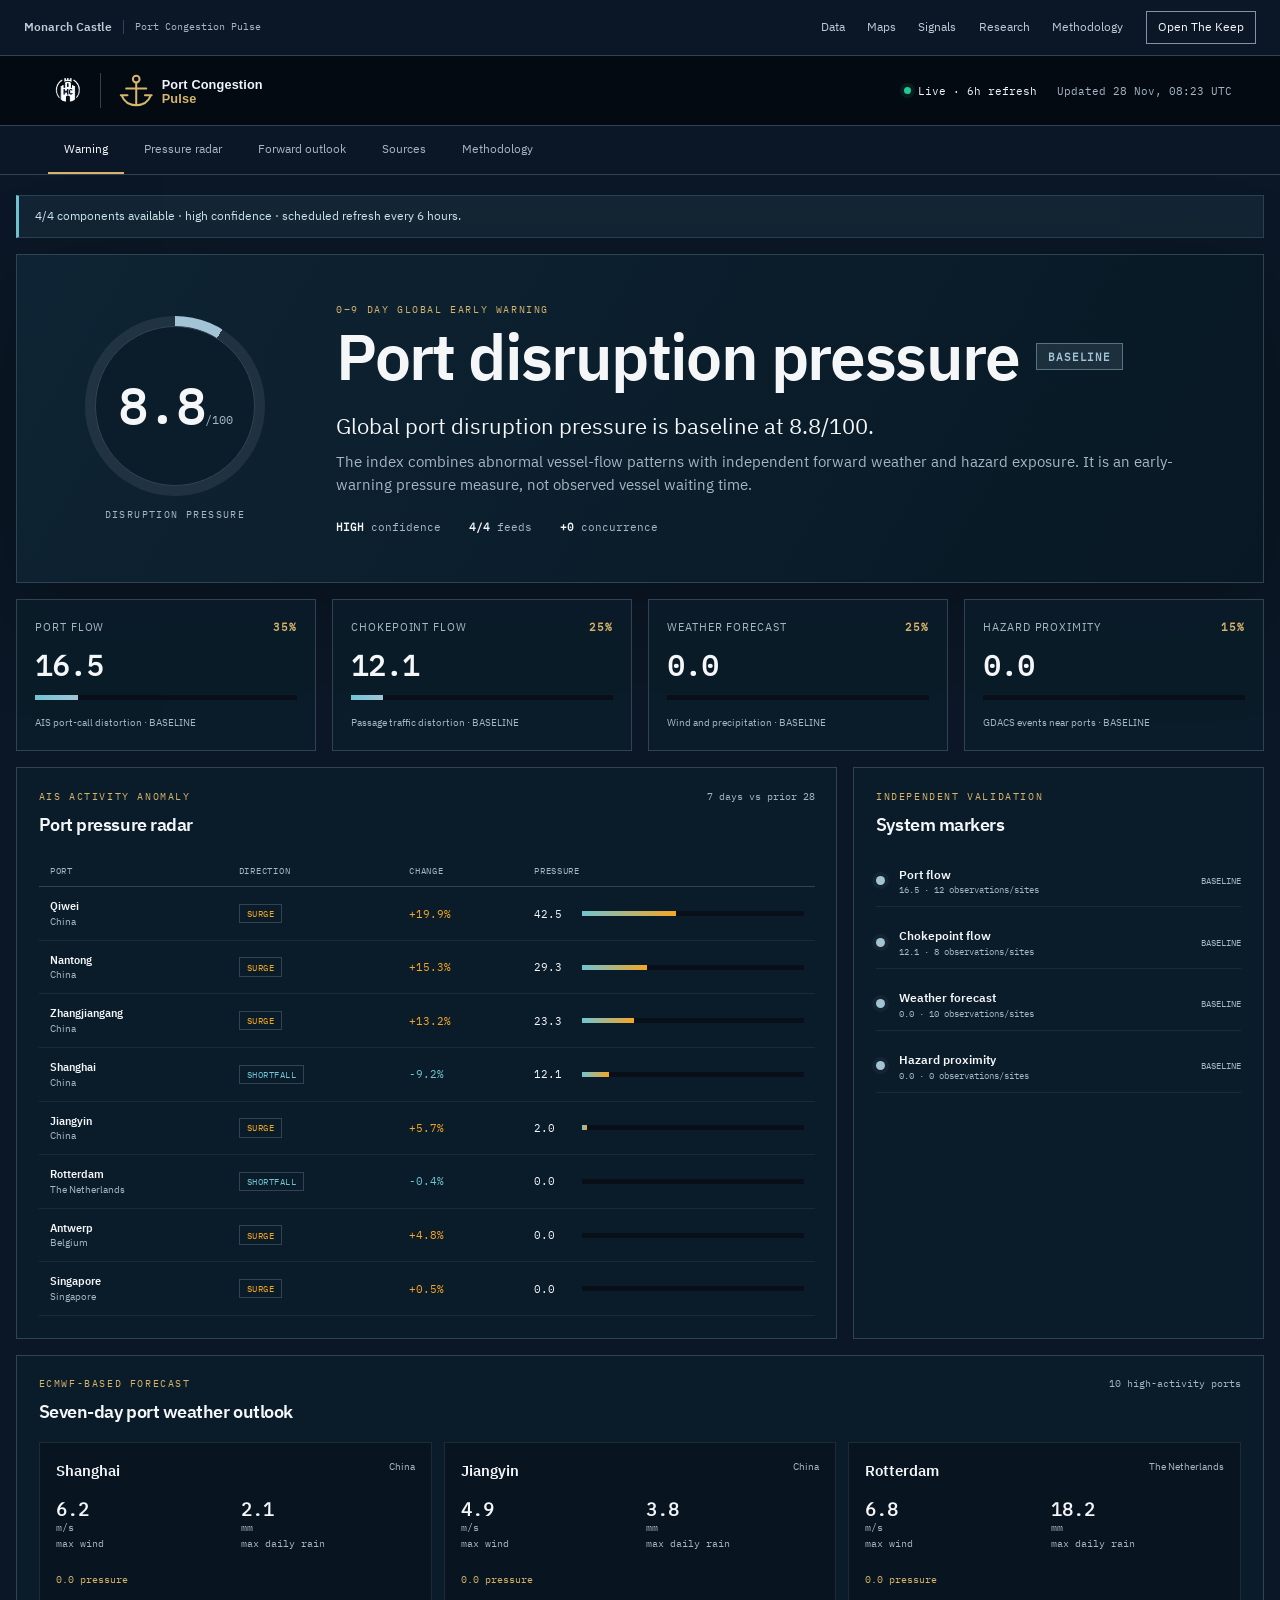
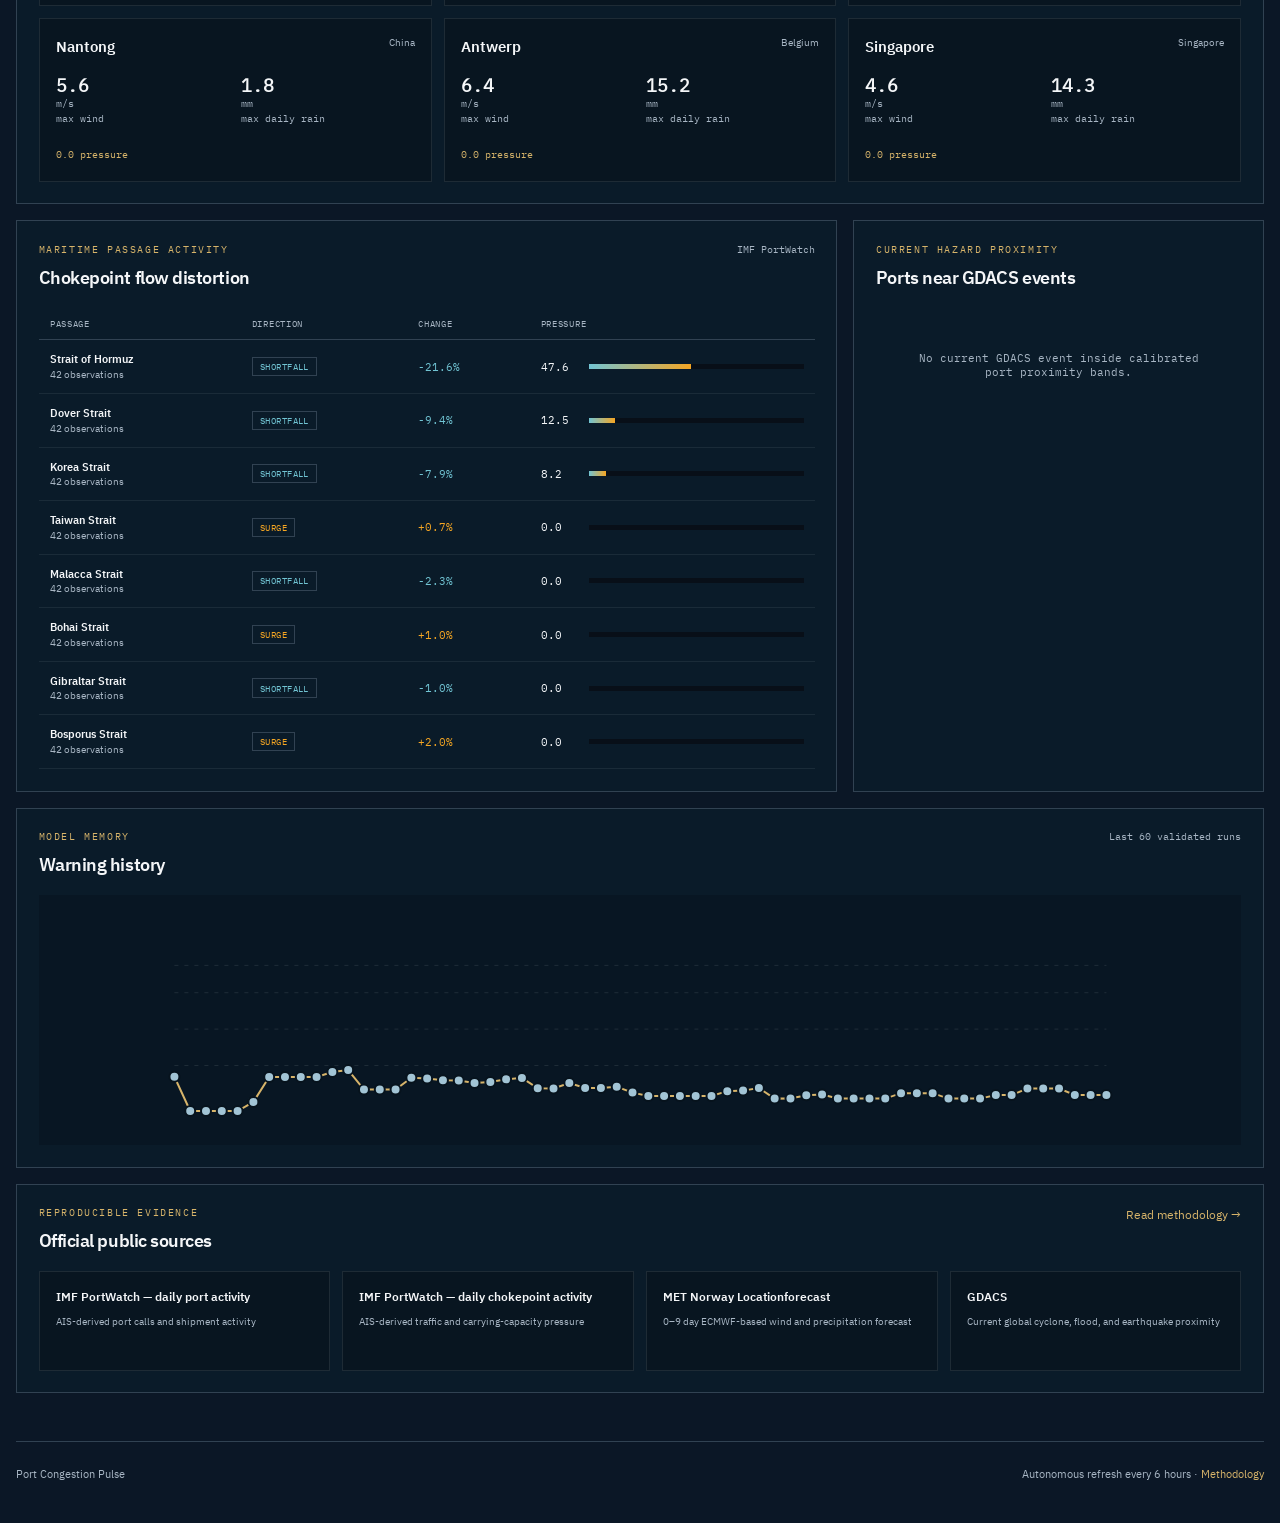
<file: index.html>
<!doctype html>
<html lang="en">
<head>
  <meta charset="utf-8">
  <meta name="viewport" content="width=device-width,initial-scale=1">
  <title>Port Congestion Pulse — Early Warning</title>
  <meta name="description" content="Autonomous early warning for global port and maritime chokepoint disruption pressure.">
  <meta name="theme-color" content="#06131e">
  <link rel="canonical" href="https://monarchcastletech.github.io/port-congestion-pulse/">
  <link rel="icon" href="assets/product-logo.svg" type="image/svg+xml">
  <link rel="stylesheet" href="assets/style.css">
<link rel="stylesheet" href="./assets/monarch/design.css">
</head>
<body class="monarch-product" data-monarch-product="port-congestion-pulse">
<header class="monarch-shell"><a class="monarch-shell-brand" href="https://monarchcastle.com/">Monarch Castle<span class="monarch-shell-product">Port Congestion Pulse</span></a><nav aria-label="Monarch Castle collection"><a href="https://monarchcastle.com/datasets/">Data</a><a href="https://monarchcastle.com/products/">Maps</a><a href="https://monarchcastle.com/insights/">Signals</a><a href="https://monarchcastle.com/developers/">Research</a><a href="https://monarchcastle.com/methodology/">Methodology</a><a class="monarch-shell-keep" href="https://monarchcastle.com/platform/">Open The Keep</a></nav><details><summary>Collection</summary><nav aria-label="Monarch Castle collection"><a href="https://monarchcastle.com/datasets/">Data</a><a href="https://monarchcastle.com/products/">Maps</a><a href="https://monarchcastle.com/insights/">Signals</a><a href="https://monarchcastle.com/developers/">Research</a><a href="https://monarchcastle.com/methodology/">Methodology</a><a class="monarch-shell-keep" href="https://monarchcastle.com/platform/">Open The Keep</a></nav></details></header>
  <a class="skip-link" href="#overview">Skip to warning</a>
  <header class="site-header">
    <a class="brand" href="./" aria-label="Port Congestion Pulse home">
      <img class="mct-mark" src="assets/mct-mark.png" alt="Monarch Castle Technologies">
      <span class="brand-rule" aria-hidden="true"></span>
      <img class="product-logo" src="assets/product-logo.svg" alt="Port Congestion Pulse">
    </a>
    <div class="live-meta">
      <span class="live-pill"><i></i><span id="mode">Loading</span></span>
      <span id="generated">—</span>
    </div>
  </header>

  <nav class="site-nav" aria-label="Primary">
    <a class="active" href="#overview">Warning</a>
    <a href="#pressure">Pressure radar</a>
    <a href="#outlook">Forward outlook</a>
    <a href="#sources">Sources</a>
    <a href="methodology/">Methodology</a>
  </nav>

  <main id="overview">
    <div class="status-strip" id="status-strip" role="status">Loading validated public data…</div>

    <section class="warning-panel" aria-labelledby="warning-title">
      <div class="score-block">
        <div class="score-ring" id="score-ring">
          <div><strong id="score">—</strong><span>/100</span></div>
        </div>
        <div class="score-caption">Disruption pressure</div>
      </div>
      <div class="warning-copy">
        <p class="eyebrow">0–9 day global early warning</p>
        <div class="warning-heading">
          <h1 id="warning-title">Port disruption pressure</h1>
          <span class="state-badge" id="status">—</span>
        </div>
        <p class="headline" id="headline">Calculating current signal…</p>
        <p class="interpretation" id="interpretation"></p>
        <div class="warning-meta">
          <span><b id="confidence">—</b> confidence</span>
          <span><b id="coverage">—</b> feeds</span>
          <span><b id="bonus">—</b> concurrence</span>
        </div>
      </div>
    </section>

    <section class="component-grid" id="components" aria-label="Warning components"></section>

    <section class="content-grid" id="pressure">
      <article class="panel panel-wide">
        <header class="panel-header">
          <div><p class="eyebrow">AIS activity anomaly</p><h2>Port pressure radar</h2></div>
          <span class="panel-note">7 days vs prior 28</span>
        </header>
        <div class="table-wrap">
          <table>
            <thead><tr><th>Port</th><th>Direction</th><th>Change</th><th>Pressure</th></tr></thead>
            <tbody id="port-rows"></tbody>
          </table>
        </div>
      </article>

      <article class="panel">
        <header class="panel-header">
          <div><p class="eyebrow">Independent validation</p><h2>System markers</h2></div>
        </header>
        <div class="marker-list" id="markers"></div>
      </article>
    </section>

    <section class="panel section-panel" id="outlook">
      <header class="panel-header">
        <div><p class="eyebrow">ECMWF-based forecast</p><h2>Seven-day port weather outlook</h2></div>
        <span class="panel-note">10 high-activity ports</span>
      </header>
      <div class="weather-grid" id="weather-grid"></div>
    </section>

    <section class="content-grid">
      <article class="panel panel-wide">
        <header class="panel-header">
          <div><p class="eyebrow">Maritime passage activity</p><h2>Chokepoint flow distortion</h2></div>
          <span class="panel-note">IMF PortWatch</span>
        </header>
        <div class="table-wrap">
          <table>
            <thead><tr><th>Passage</th><th>Direction</th><th>Change</th><th>Pressure</th></tr></thead>
            <tbody id="choke-rows"></tbody>
          </table>
        </div>
      </article>

      <article class="panel">
        <header class="panel-header">
          <div><p class="eyebrow">Current hazard proximity</p><h2>Ports near GDACS events</h2></div>
        </header>
        <div class="hazard-list" id="hazards"></div>
      </article>
    </section>

    <section class="panel section-panel">
      <header class="panel-header">
        <div><p class="eyebrow">Model memory</p><h2>Warning history</h2></div>
        <span class="panel-note">Last 60 validated runs</span>
      </header>
      <div class="chart" id="history-chart" aria-label="Warning score history"></div>
    </section>

    <section class="panel section-panel" id="sources">
      <header class="panel-header">
        <div><p class="eyebrow">Reproducible evidence</p><h2>Official public sources</h2></div>
        <a class="text-link" href="methodology/">Read methodology →</a>
      </header>
      <div class="source-grid" id="source-grid"></div>
    </section>
  </main>

  <footer>
    <span>Port Congestion Pulse</span>
    <span>Autonomous refresh every 6 hours · <a href="methodology/">Methodology</a></span>
  </footer>
  <script src="assets/app.js"></script>
</body>
</html>
</file>
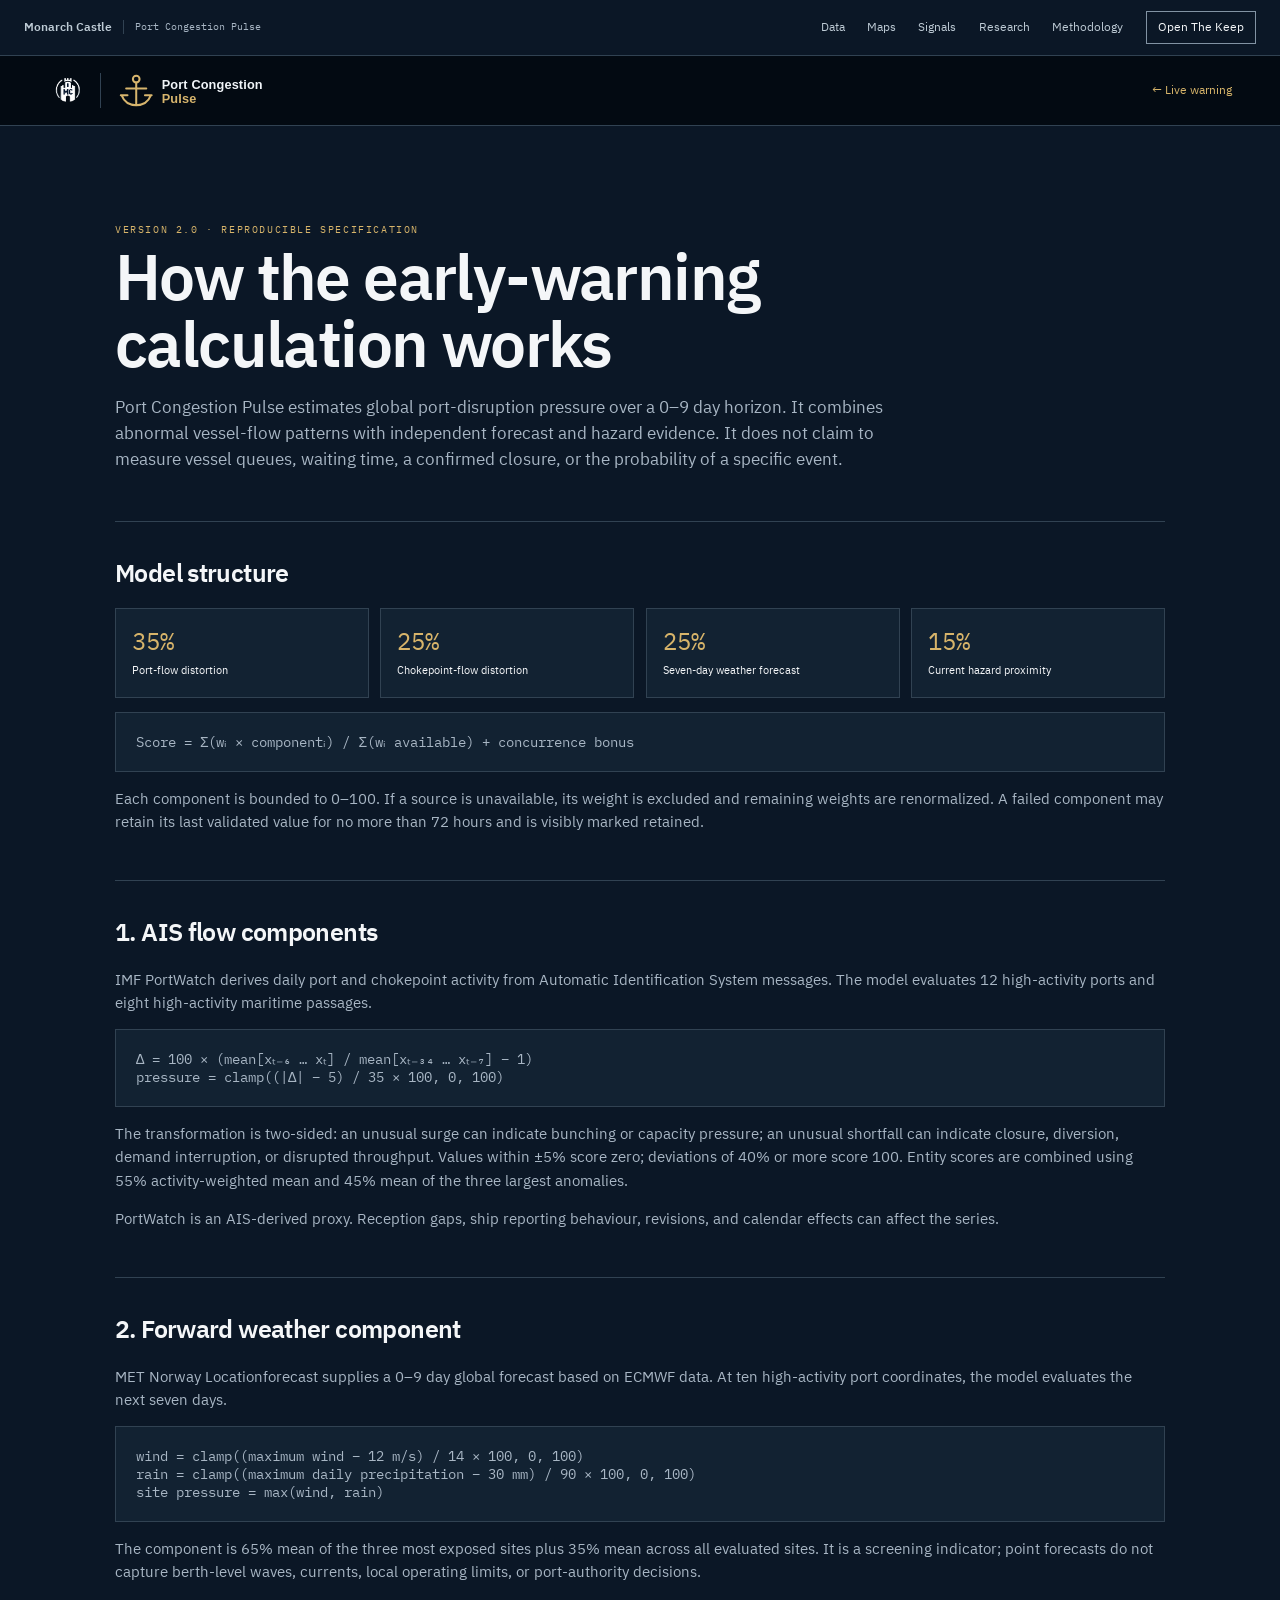
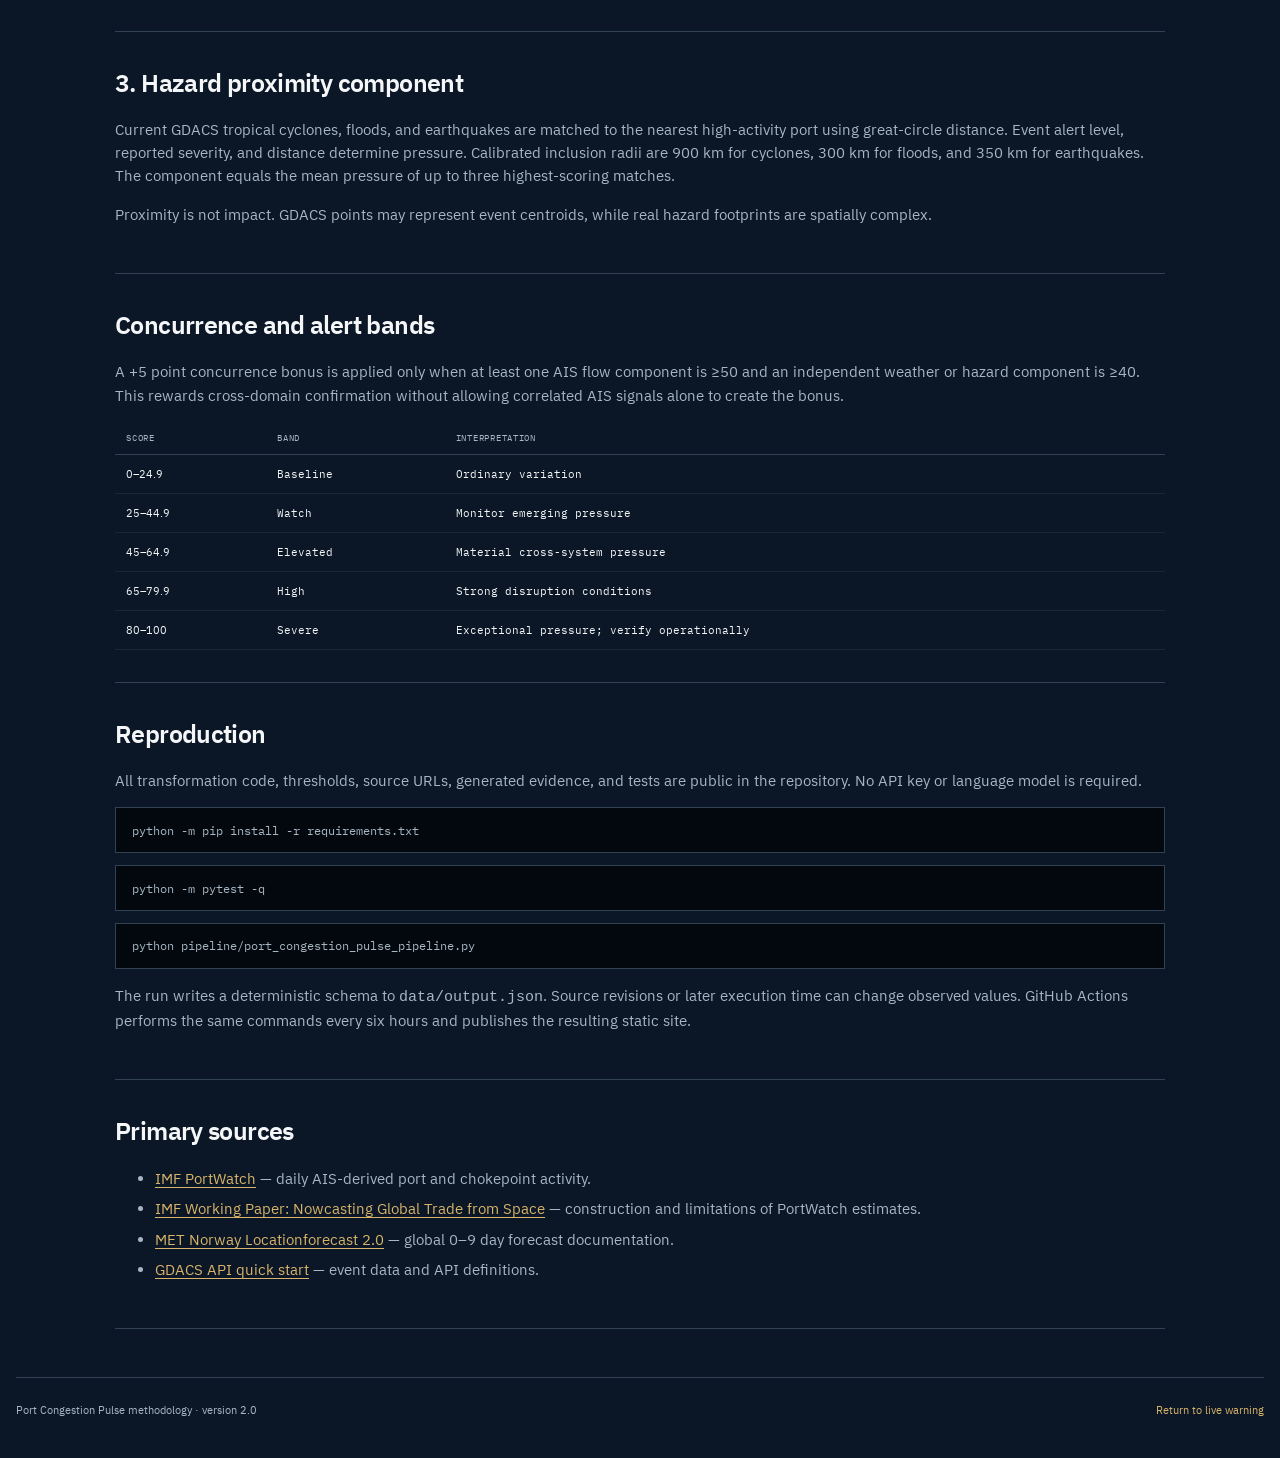
<file: methodology/index.html>
<!doctype html>
<html lang="en">
<head>
  <meta charset="utf-8">
  <meta name="viewport" content="width=device-width,initial-scale=1">
  <title>Methodology — Port Congestion Pulse</title>
  <meta name="description" content="Reproducible methodology for the Port Congestion Pulse early-warning model.">
  <link rel="icon" href="../assets/product-logo.svg" type="image/svg+xml">
  <link rel="stylesheet" href="../assets/style.css">
  <style>
    .method-main{max-width:1050px}.method-hero{padding:clamp(2rem,6vw,5rem) 0 2rem;border-bottom:1px solid var(--line)}.method-hero h1{max-width:850px}.lead{max-width:820px;color:var(--muted);font-size:1.05rem}.method-section{padding:2rem 0;border-bottom:1px solid var(--line)}.method-section h2{font-size:1.55rem;margin-bottom:1rem}.method-section h3{margin:1.4rem 0 .4rem;font-family:var(--serif)}.method-section p,.method-section li{color:var(--muted)}.method-section li+li{margin-top:.45rem}.equation{overflow-x:auto;padding:1.25rem;background:var(--card);border:1px solid var(--line);color:var(--text);font:14px var(--mono)}.weight-grid{display:grid;grid-template-columns:repeat(4,1fr);gap:.7rem}.weight-grid article{padding:1rem;background:var(--card);border:1px solid var(--line)}.weight-grid b{display:block;color:var(--gold);font:24px var(--mono)}.weight-grid span{font-size:11px}.method-table{min-width:680px}.code-line{padding:.9rem 1rem;background:#02080d;border:1px solid var(--line);font:12px var(--mono);overflow-x:auto}.citation-list a{color:var(--gold);text-decoration:underline;text-underline-offset:.2em}@media(max-width:760px){.weight-grid{grid-template-columns:1fr 1fr}}
  </style>
<link rel="stylesheet" href="../assets/monarch/design.css">
</head>
<body class="monarch-product" data-monarch-product="port-congestion-pulse">
<header class="monarch-shell"><a class="monarch-shell-brand" href="https://monarchcastle.com/">Monarch Castle<span class="monarch-shell-product">Port Congestion Pulse</span></a><nav aria-label="Monarch Castle collection"><a href="https://monarchcastle.com/datasets/">Data</a><a href="https://monarchcastle.com/products/">Maps</a><a href="https://monarchcastle.com/insights/">Signals</a><a href="https://monarchcastle.com/developers/">Research</a><a href="https://monarchcastle.com/methodology/">Methodology</a><a class="monarch-shell-keep" href="https://monarchcastle.com/platform/">Open The Keep</a></nav><details><summary>Collection</summary><nav aria-label="Monarch Castle collection"><a href="https://monarchcastle.com/datasets/">Data</a><a href="https://monarchcastle.com/products/">Maps</a><a href="https://monarchcastle.com/insights/">Signals</a><a href="https://monarchcastle.com/developers/">Research</a><a href="https://monarchcastle.com/methodology/">Methodology</a><a class="monarch-shell-keep" href="https://monarchcastle.com/platform/">Open The Keep</a></nav></details></header>
  <header class="site-header">
    <a class="brand" href="../"><img class="mct-mark" src="../assets/mct-mark.png" alt="Monarch Castle Technologies"><span class="brand-rule"></span><img class="product-logo" src="../assets/product-logo.svg" alt="Port Congestion Pulse"></a>
    <a class="text-link" href="../">← Live warning</a>
  </header>
  <main class="method-main">
    <section class="method-hero">
      <p class="eyebrow">Version 2.0 · reproducible specification</p>
      <h1>How the early-warning calculation works</h1>
      <p class="lead">Port Congestion Pulse estimates global port-disruption pressure over a 0–9 day horizon. It combines abnormal vessel-flow patterns with independent forecast and hazard evidence. It does not claim to measure vessel queues, waiting time, a confirmed closure, or the probability of a specific event.</p>
    </section>

    <section class="method-section">
      <h2>Model structure</h2>
      <div class="weight-grid">
        <article><b>35%</b><span>Port-flow distortion</span></article>
        <article><b>25%</b><span>Chokepoint-flow distortion</span></article>
        <article><b>25%</b><span>Seven-day weather forecast</span></article>
        <article><b>15%</b><span>Current hazard proximity</span></article>
      </div>
      <p class="equation">Score = Σ(wᵢ × componentᵢ) / Σ(wᵢ available) + concurrence bonus</p>
      <p>Each component is bounded to 0–100. If a source is unavailable, its weight is excluded and remaining weights are renormalized. A failed component may retain its last validated value for no more than 72 hours and is visibly marked retained.</p>
    </section>

    <section class="method-section">
      <h2>1. AIS flow components</h2>
      <p>IMF PortWatch derives daily port and chokepoint activity from Automatic Identification System messages. The model evaluates 12 high-activity ports and eight high-activity maritime passages.</p>
      <p class="equation">Δ = 100 × (mean[xₜ₋₆ … xₜ] / mean[xₜ₋₃₄ … xₜ₋₇] − 1)<br>pressure = clamp((|Δ| − 5) / 35 × 100, 0, 100)</p>
      <p>The transformation is two-sided: an unusual surge can indicate bunching or capacity pressure; an unusual shortfall can indicate closure, diversion, demand interruption, or disrupted throughput. Values within ±5% score zero; deviations of 40% or more score 100. Entity scores are combined using 55% activity-weighted mean and 45% mean of the three largest anomalies.</p>
      <p>PortWatch is an AIS-derived proxy. Reception gaps, ship reporting behaviour, revisions, and calendar effects can affect the series.</p>
    </section>

    <section class="method-section">
      <h2>2. Forward weather component</h2>
      <p>MET Norway Locationforecast supplies a 0–9 day global forecast based on ECMWF data. At ten high-activity port coordinates, the model evaluates the next seven days.</p>
      <p class="equation">wind = clamp((maximum wind − 12 m/s) / 14 × 100, 0, 100)<br>rain = clamp((maximum daily precipitation − 30 mm) / 90 × 100, 0, 100)<br>site pressure = max(wind, rain)</p>
      <p>The component is 65% mean of the three most exposed sites plus 35% mean across all evaluated sites. It is a screening indicator; point forecasts do not capture berth-level waves, currents, local operating limits, or port-authority decisions.</p>
    </section>

    <section class="method-section">
      <h2>3. Hazard proximity component</h2>
      <p>Current GDACS tropical cyclones, floods, and earthquakes are matched to the nearest high-activity port using great-circle distance. Event alert level, reported severity, and distance determine pressure. Calibrated inclusion radii are 900 km for cyclones, 300 km for floods, and 350 km for earthquakes. The component equals the mean pressure of up to three highest-scoring matches.</p>
      <p>Proximity is not impact. GDACS points may represent event centroids, while real hazard footprints are spatially complex.</p>
    </section>

    <section class="method-section">
      <h2>Concurrence and alert bands</h2>
      <p>A +5 point concurrence bonus is applied only when at least one AIS flow component is ≥50 and an independent weather or hazard component is ≥40. This rewards cross-domain confirmation without allowing correlated AIS signals alone to create the bonus.</p>
      <div class="table-wrap">
        <table class="method-table"><thead><tr><th>Score</th><th>Band</th><th>Interpretation</th></tr></thead><tbody>
          <tr><td>0–24.9</td><td>Baseline</td><td>Ordinary variation</td></tr>
          <tr><td>25–44.9</td><td>Watch</td><td>Monitor emerging pressure</td></tr>
          <tr><td>45–64.9</td><td>Elevated</td><td>Material cross-system pressure</td></tr>
          <tr><td>65–79.9</td><td>High</td><td>Strong disruption conditions</td></tr>
          <tr><td>80–100</td><td>Severe</td><td>Exceptional pressure; verify operationally</td></tr>
        </tbody></table>
      </div>
    </section>

    <section class="method-section">
      <h2>Reproduction</h2>
      <p>All transformation code, thresholds, source URLs, generated evidence, and tests are public in the repository. No API key or language model is required.</p>
      <p class="code-line">python -m pip install -r requirements.txt</p>
      <p class="code-line">python -m pytest -q</p>
      <p class="code-line">python pipeline/port_congestion_pulse_pipeline.py</p>
      <p>The run writes a deterministic schema to <code>data/output.json</code>. Source revisions or later execution time can change observed values. GitHub Actions performs the same commands every six hours and publishes the resulting static site.</p>
    </section>

    <section class="method-section citation-list">
      <h2>Primary sources</h2>
      <ul>
        <li><a href="https://portwatch.imf.org/">IMF PortWatch</a> — daily AIS-derived port and chokepoint activity.</li>
        <li><a href="https://www.imf.org/en/publications/wp/issues/2025/05/16/nowcasting-global-trade-from-space-566929">IMF Working Paper: Nowcasting Global Trade from Space</a> — construction and limitations of PortWatch estimates.</li>
        <li><a href="https://api.met.no/weatherapi/locationforecast/2.0/documentation">MET Norway Locationforecast 2.0</a> — global 0–9 day forecast documentation.</li>
        <li><a href="https://www.gdacs.org/Documents/2025/GDACS_API_quickstart_v1.pdf">GDACS API quick start</a> — event data and API definitions.</li>
      </ul>
    </section>
  </main>
  <footer><span>Port Congestion Pulse methodology · version 2.0</span><a href="../">Return to live warning</a></footer>
</body>
</html>
</file>
<file: assets/style.css>
:root {
  --bg: #06131e;
  --bg-deep: #030a11;
  --card: #0b1c2a;
  --card-2: #0e2434;
  --line: rgba(219, 228, 231, .15);
  --text: #f2eee5;
  --muted: #aab8bd;
  --gold: #d7b46a;
  --cyan: #71c4d3;
  --green: #22c995;
  --amber: #f5a623;
  --red: #f35b63;
  --signal: var(--amber);
  --mono: "SFMono-Regular", Consolas, "Liberation Mono", monospace;
  --serif: Georgia, "Times New Roman", serif;
  --sans: Inter, "Segoe UI", Arial, sans-serif;
}

* { box-sizing: border-box; }
html { scroll-behavior: smooth; }
body { margin: 0; min-width: 320px; color: var(--text); background: radial-gradient(circle at 75% -10%, rgba(113,196,211,.12), transparent 32rem), linear-gradient(160deg, var(--bg-deep), var(--bg) 42%, #0a2130); font: 15px/1.55 var(--sans); }
a { color: inherit; text-decoration: none; }
a:hover { color: var(--gold); }
a:focus-visible { outline: 2px solid var(--gold); outline-offset: 4px; }

.skip-link { position: fixed; top: -5rem; left: 1rem; z-index: 1000; padding: .75rem 1rem; background: var(--gold); color: #071019; }
.skip-link:focus { top: 1rem; }

.site-header { min-height: 70px; padding: .7rem clamp(1rem,4vw,3rem); display: flex; align-items: center; justify-content: space-between; gap: 1rem; background: rgba(3,10,17,.94); border-bottom: 1px solid var(--line); }
.brand { display: flex; align-items: center; min-width: 0; }
.mct-mark { width: 39px; height: 39px; object-fit: contain; }
.brand-rule { width: 1px; height: 35px; margin: 0 .8rem; background: var(--line); }
.product-logo { width: clamp(170px,21vw,260px); height: 43px; object-fit: contain; object-position: left center; }
.live-meta { display: flex; align-items: center; gap: 1.25rem; color: var(--muted); font: 11px var(--mono); }
.live-pill { display: inline-flex; align-items: center; gap: .45rem; color: var(--text); }
.live-pill i { width: 7px; height: 7px; background: var(--green); border-radius: 50%; box-shadow: 0 0 0 4px rgba(34,201,149,.1); }

.site-nav { position: sticky; top: 0; z-index: 20; display: flex; gap: .25rem; overflow-x: auto; padding: 0 clamp(1rem,4vw,3rem); background: rgba(6,19,30,.96); border-bottom: 1px solid var(--line); }
.site-nav { scrollbar-width: none; }
.site-nav::-webkit-scrollbar { display: none; }
.site-nav a { flex: 0 0 auto; padding: .85rem 1rem; color: var(--muted); font-size: 12px; border-bottom: 2px solid transparent; }
.site-nav a.active, .site-nav a:hover { color: var(--text); border-bottom-color: var(--gold); }

main { width: min(1460px, calc(100% - 2rem)); margin: 0 auto; padding: 1.25rem 0 3rem; }
.status-strip { margin-bottom: 1rem; padding: .7rem 1rem; color: #c8e5e9; background: rgba(113,196,211,.08); border: 1px solid rgba(113,196,211,.2); border-left: 3px solid var(--cyan); font-size: 12px; }

.warning-panel { display: grid; grid-template-columns: 220px 1fr; align-items: center; gap: clamp(1.5rem,4vw,4rem); min-height: 300px; padding: clamp(1.5rem,4vw,3rem); background: linear-gradient(120deg, rgba(14,36,52,.96), rgba(8,24,36,.9)); border: 1px solid var(--line); box-shadow: 0 2rem 6rem rgba(0,0,0,.25); }
.warning-copy { min-width: 0; }
.score-block { text-align: center; }
.score-ring { --score: 0deg; width: 180px; height: 180px; margin: 0 auto; display: grid; place-items: center; border-radius: 50%; background: conic-gradient(var(--signal) var(--score), rgba(255,255,255,.08) 0); position: relative; }
.score-ring::before { content: ""; position: absolute; inset: 10px; border-radius: 50%; background: #0b1c2a; border: 1px solid var(--line); }
.score-ring div { position: relative; display: flex; align-items: baseline; }
.score-ring strong { font: 700 48px/1 var(--mono); }
.score-ring span { color: var(--muted); font: 12px var(--mono); }
.score-caption { margin-top: .75rem; color: var(--muted); text-transform: uppercase; letter-spacing: .14em; font: 10px var(--mono); }
.eyebrow { margin: 0 0 .45rem; color: var(--gold); text-transform: uppercase; letter-spacing: .16em; font: 10px var(--mono); }
.warning-heading { display: flex; align-items: center; gap: 1rem; flex-wrap: wrap; }
h1, h2 { margin: 0; font-family: var(--serif); font-weight: 600; }
h1 { font-size: clamp(2rem,5vw,4rem); line-height: 1.05; }
h2 { font-size: 1.15rem; }
.state-badge { padding: .35rem .7rem; color: var(--signal); background: color-mix(in srgb, var(--signal) 12%, transparent); border: 1px solid color-mix(in srgb, var(--signal) 45%, transparent); font: 700 11px var(--mono); letter-spacing: .08em; }
.headline { margin: 1.25rem 0 .4rem; font-size: clamp(1.05rem,2vw,1.35rem); }
.interpretation { max-width: 900px; margin: 0; color: var(--muted); }
.warning-meta { display: flex; flex-wrap: wrap; gap: .65rem 1.75rem; margin-top: 1.5rem; color: var(--muted); font: 11px var(--mono); }
.warning-meta b { color: var(--text); }

body[data-status="baseline"] { --signal: var(--green); }
body[data-status="watch"] { --signal: var(--amber); }
body[data-status="elevated"] { --signal: #ff8a3d; }
body[data-status="high"], body[data-status="severe"] { --signal: var(--red); }

.component-grid { display: grid; grid-template-columns: repeat(4,1fr); gap: 1rem; margin: 1rem 0; }
.component-card { min-width: 0; padding: 1.15rem; background: rgba(11,28,42,.88); border: 1px solid var(--line); }
.component-top { display: flex; justify-content: space-between; gap: .5rem; color: var(--muted); font-size: 11px; text-transform: uppercase; letter-spacing: .08em; }
.component-top b { color: var(--gold); font-family: var(--mono); }
.component-card > strong { display: block; margin: .65rem 0; font: 700 29px var(--mono); }
.component-card small { color: var(--muted); font-size: 10px; }
.meter { height: 5px; margin-bottom: .55rem; overflow: hidden; background: var(--bg-deep); }
.meter i { display: block; height: 100%; background: linear-gradient(90deg,var(--cyan),var(--signal)); }

.content-grid { display: grid; grid-template-columns: minmax(0,1.6fr) minmax(300px,.8fr); gap: 1rem; margin-top: 1rem; }
.panel { min-width: 0; padding: 1.35rem; background: rgba(11,28,42,.88); border: 1px solid var(--line); overflow: hidden; }
.section-panel { margin-top: 1rem; }
.panel-header { display: flex; align-items: flex-start; justify-content: space-between; gap: 1rem; margin-bottom: 1rem; }
.panel-note { color: var(--muted); white-space: nowrap; font: 10px var(--mono); }
.text-link { color: var(--gold); font-size: 12px; }

.table-wrap { overflow-x: auto; }
table { width: 100%; min-width: 600px; border-collapse: collapse; }
th { padding: .65rem .7rem; color: var(--muted); text-align: left; text-transform: uppercase; letter-spacing: .08em; font: 9px var(--mono); border-bottom: 1px solid var(--line); }
td { padding: .75rem .7rem; font: 11px var(--mono); border-bottom: 1px solid rgba(219,228,231,.08); }
td:first-child { font-family: var(--sans); }
td b, td small { display: block; }
td small { margin-top: .1rem; color: var(--muted); font-size: 10px; }
.positive { color: var(--amber); }
.negative { color: var(--cyan); }
.direction { display: inline-block; padding: .2rem .45rem; text-transform: uppercase; letter-spacing: .05em; font-size: 9px; border: 1px solid var(--line); }
.direction.surge { color: var(--amber); }
.direction.shortfall { color: var(--cyan); }
.inline-score { display: grid; grid-template-columns: 40px minmax(80px,1fr); align-items: center; gap: .5rem; }
.inline-score i { height: 5px; overflow: hidden; background: var(--bg-deep); }
.inline-score em { display: block; height: 100%; background: linear-gradient(90deg,var(--cyan),var(--amber)); }

.marker-list, .hazard-list { display: grid; gap: .55rem; }
.marker { display: grid; grid-template-columns: 12px 1fr auto; align-items: center; gap: .7rem; padding: .7rem 0; border-bottom: 1px solid rgba(219,228,231,.08); }
.marker > i { width: 9px; height: 9px; border-radius: 50%; background: var(--signal); box-shadow: 0 0 0 4px rgba(255,255,255,.04); }
.marker div { min-width: 0; }
.marker b, .marker span { display: block; }
.marker b { font-size: 12px; }
.marker span { color: var(--muted); font: 9px var(--mono); }
.marker strong { color: var(--muted); font: 9px var(--mono); }

.weather-grid { display: grid; grid-template-columns: repeat(3,1fr); gap: .75rem; }
.weather-card { padding: 1rem; background: rgba(3,10,17,.35); border: 1px solid rgba(219,228,231,.1); }
.weather-card > div:first-child { display: flex; justify-content: space-between; gap: .5rem; }
.weather-card b, .weather-card small { display: block; }
.weather-card > div small { color: var(--muted); font-size: 10px; }
.weather-metrics { display: grid; grid-template-columns: 1fr 1fr; gap: .75rem; margin: 1rem 0; }
.weather-metrics span { color: var(--muted); font: 10px var(--mono); }
.weather-metrics b { color: var(--text); font-size: 18px; }
.weather-metrics small { margin-top: .15rem; }
.weather-card em { color: var(--gold); font: normal 10px var(--mono); }

.hazard { display: block; padding: .75rem; background: rgba(3,10,17,.35); border: 1px solid rgba(219,228,231,.1); }
.hazard > div { display: flex; justify-content: space-between; gap: .5rem; margin-bottom: .3rem; }
.hazard span, .hazard strong { color: var(--signal); font: 9px var(--mono); }
.hazard b, .hazard small { display: block; }
.hazard b { font-size: 12px; }
.hazard small { margin-top: .15rem; color: var(--muted); font: 9px var(--mono); }

.chart { min-height: 220px; background: rgba(3,10,17,.25); }
.chart svg { display: block; width: 100%; height: 250px; }
.gridline { stroke: rgba(219,228,231,.1); stroke-dasharray: 4 6; }
.history-line { fill: none; stroke: var(--gold); stroke-width: 2; }
.history-point { fill: var(--signal); stroke: #07131d; stroke-width: 2; }

.source-grid { display: grid; grid-template-columns: repeat(4,1fr); gap: .75rem; }
.source-grid a { min-height: 100px; padding: 1rem; background: rgba(3,10,17,.35); border: 1px solid rgba(219,228,231,.1); }
.source-grid b, .source-grid span { display: block; }
.source-grid b { font-size: 12px; }
.source-grid span { margin-top: .45rem; color: var(--muted); font-size: 10px; }
.empty { color: var(--muted); text-align: center; padding: 2rem; font: 11px var(--mono); }

footer { width: min(1460px,calc(100% - 2rem)); margin: 0 auto; padding: 1.5rem 0 2.5rem; display: flex; justify-content: space-between; gap: 1rem; color: var(--muted); border-top: 1px solid var(--line); font-size: 11px; }
footer a { color: var(--gold); }

@media (max-width: 980px) {
  .component-grid { grid-template-columns: repeat(2,1fr); }
  .content-grid { grid-template-columns: 1fr; }
  .weather-grid, .source-grid { grid-template-columns: repeat(2,1fr); }
}

@media (max-width: 660px) {
  .site-header { align-items: flex-start; }
  .brand-rule { margin: 0 .45rem; }
  .mct-mark { width: 33px; height: 33px; }
  .product-logo { width: min(49vw,190px); height: 37px; }
  .live-meta { flex: 0 0 auto; display: block; text-align: right; }
  .live-meta > span:last-child { display: none; }
  main { width: min(100% - 1rem,1460px); }
  .warning-panel { grid-template-columns: 1fr; text-align: center; }
  .warning-heading { justify-content: center; }
  .warning-heading h1 { max-width: 100%; font-size: clamp(1.8rem,9vw,2.35rem); overflow-wrap: anywhere; }
  .warning-meta { justify-content: center; }
  .score-ring { width: 150px; height: 150px; }
  .score-ring strong { font-size: 41px; }
  .component-grid, .weather-grid, .source-grid { grid-template-columns: 1fr; }
  .panel { padding: 1rem; }
  footer { width: calc(100% - 1rem); flex-direction: column; }
}

@media (prefers-reduced-motion: reduce) { html { scroll-behavior: auto; } }
</file>
<file: assets/monarch/design.css>
/* Monarch Castle public product design, version 2026.10. Source: main site. */
@font-face{font-family:"IBM Plex Sans";src:url("./fonts/IBMPlexSans-Regular.woff2") format("woff2");font-weight:400;font-display:swap}
@font-face{font-family:"IBM Plex Sans";src:url("./fonts/IBMPlexSans-SemiBold.woff2") format("woff2");font-weight:600 800;font-display:swap}
@font-face{font-family:"IBM Plex Mono";src:url("./fonts/IBMPlexMono-Regular.woff2") format("woff2");font-weight:400;font-display:swap}
:root{--monarch-shell-height:3.5rem;--monarch-navy:#0B1726;--monarch-paper:#F4F6F8;--monarch-steel:#315E7C;--monarch-bronze:#9B8357}
body.monarch-product{
 --bg:#0B1726;--bg-primary:#0B1726;--bg-secondary:#122232;--bg-panel:#122232;--bg-panel-soft:#162A3B;--bg-card:#122232;--bg-hover:#1D3345;--bg-map:#0B1726;--ocean:#0B1726;--bg-deep:#080F18;--panel:#122232;--panel-2:#162A3B;--panel-soft:#162A3B;--panel-raised:#162A3B;--card:#122232;--elev:#122232;
 --border:#314252;--border-2:#4D6376;--border-soft:#243746;--border-strong:#4D6376;--line:#314252;
 --text:#F4F6F8;--text-primary:#F4F6F8;--text-secondary:#BECBD5;--text-2:#A8B6C4;--text-3:#8498AA;--text-muted:#A8B6C4;--text-faint:#8498AA;--muted:#A8B6C4;--faint:#8498AA;
 --accent:#A2C4D5;--accent-hover:#D6E4ED;--accent-soft:rgba(162,196,213,.12);--signal:#A2C4D5;--signal-strong:#D6E4ED;
 --sans:"IBM Plex Sans",Arial,sans-serif;--serif:var(--sans);--mono:"IBM Plex Mono",monospace;--font-sans:var(--sans);--font-serif:var(--sans);--font-heading:var(--sans);--font-body:var(--sans);--font-mono:var(--mono);
 font-family:var(--sans);background:var(--bg);font-variant-numeric:tabular-nums;
}
.monarch-product h1,.monarch-product h2,.monarch-product h3,.monarch-product h4{font-family:"IBM Plex Sans",Arial,sans-serif!important;letter-spacing:-.025em}
.monarch-product .topbar,.monarch-product .header,.monarch-product .site-nav{background:#0B1726;border-color:#314252}
.monarch-product :focus-visible{outline:3px solid #B99558;outline-offset:3px}
.monarch-shell{box-sizing:border-box!important;height:var(--monarch-shell-height)!important;min-height:var(--monarch-shell-height)!important;width:100%!important;display:flex!important;align-items:center!important;justify-content:space-between!important;gap:1.5rem!important;padding:0 1.5rem!important;background:#0B1726!important;border:0!important;border-bottom:1px solid #314252!important;color:#F4F6F8!important;position:relative;z-index:150;font:400 12px/1.4 "IBM Plex Sans",Arial,sans-serif!important;flex-shrink:0}
.monarch-shell *{box-sizing:border-box}
.monarch-shell-brand{display:flex!important;align-items:center!important;gap:.7rem!important;color:#F4F6F8!important;text-decoration:none!important;white-space:nowrap!important;font-weight:600!important;font-size:13px!important}
.monarch-shell-product{font:400 10px/1.4 "IBM Plex Mono",monospace!important;letter-spacing:0!important;text-transform:none!important;color:#A8B6C4!important;border-left:1px solid #314252!important;padding-left:.7rem!important;max-width:21rem;overflow:hidden;text-overflow:ellipsis}
.monarch-shell nav{display:flex!important;align-items:center!important;gap:1.4rem!important;position:static!important;width:auto!important;background:transparent!important;margin:0!important;padding:0!important;border:0!important}
.monarch-shell a{color:#BECBD5!important;text-decoration:none!important;white-space:nowrap!important;font-size:12px!important;line-height:1.4!important;letter-spacing:0!important;text-transform:none!important}
.monarch-shell a:hover{text-decoration:underline!important;color:#FFF!important}
.monarch-shell .monarch-shell-keep{padding:.45rem .7rem!important;border:1px solid #8293A3!important;color:#F4F6F8!important}
.monarch-shell details{display:none;position:relative}
.monarch-shell summary{cursor:pointer;padding:.5rem;font-size:12px}
.monarch-product-surface{position:relative;transform:translateZ(0);height:calc(100dvh - var(--monarch-shell-height));min-height:0;overflow:hidden}
.monarch-product-surface #root,.monarch-product-surface .esg-app{height:100%;min-height:0}
.monarch-product-surface .min-h-screen{min-height:100%!important}
.monarch-product-surface .h-screen,.monarch-product-surface .h-dvh{height:100%!important}
body[data-monarch-product="nuclear-energy-intelligence"] .site-nav{top:var(--monarch-shell-height)}
body[data-monarch-product="georisk"]>.monarch-shell{position:fixed;top:0}
body[data-monarch-product="georisk"] .shell-topbar{top:var(--monarch-shell-height)}
body[data-monarch-product="georisk"] .shell-sidebar{top:calc(4rem + var(--monarch-shell-height));height:calc(100dvh - 4rem - var(--monarch-shell-height))}
body[data-monarch-product="georisk"] main.min-h-screen{padding-top:calc(4rem + var(--monarch-shell-height))}
@media(max-width:900px){.monarch-shell-product{max-width:14rem}.monarch-shell>nav{display:none!important}.monarch-shell details{display:block}.monarch-shell details[open]>nav{position:absolute!important;right:0!important;top:2.3rem!important;display:flex!important;flex-direction:column!important;align-items:stretch!important;gap:1rem!important;width:12rem!important;padding:1.25rem!important;background:#0B1726!important;border:1px solid #314252!important;z-index:200}}
@media(max-width:480px){.monarch-shell{padding:0 1rem!important;gap:.5rem!important}.monarch-shell-product{display:none}.monarch-shell-brand{font-size:12px!important}}
@media(prefers-reduced-motion:reduce){.monarch-product *,.monarch-product *::before,.monarch-product *::after{animation:none!important;transition:none!important;scroll-behavior:auto!important}}
</file>
